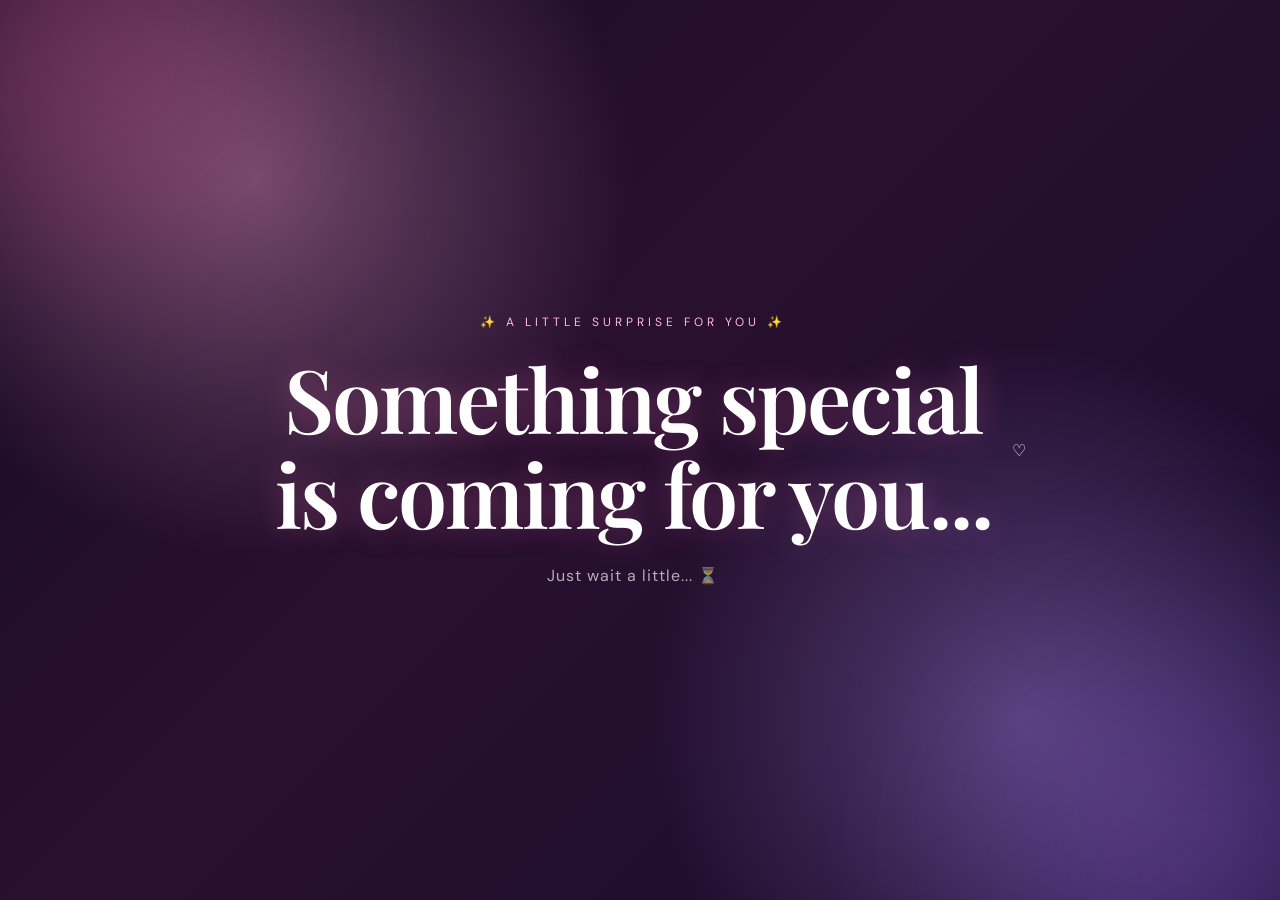
<file: index.html>
<!DOCTYPE html>
<html lang="en">
<head>
    <meta charset="UTF-8">
    <meta name="viewport" content="width=device-width, initial-scale=1.0">

    <title>A Little Surprise 💌</title>

    <link rel="stylesheet" href="style.css">
</head>

<body>

    <!-- Background glow -->
    <div class="background-glow glow-1"></div>
    <div class="background-glow glow-2"></div>

    <!-- ================= INTRO ================= -->

    <section class="intro" id="intro">

        <div class="intro-content">

            <p class="tiny-text">✨ A LITTLE SURPRISE FOR YOU ✨</p>

            <h1 id="intro-text">
                Something special<br>
                is coming for you...
            </h1>

            <p class="intro-subtitle">
                Just wait a little... ⏳
            </p>

        </div>

        <!-- Paper plane -->
        <div class="plane-container">
            <img
                id="plane"
                src="assets/spgirl.png"
                alt="Paper Plane"
            >
        </div>

        <!-- Floating hearts -->
        <div id="hearts"></div>

        <div class="scroll-hint">
            ♡
        </div>

    </section>


    <!-- ================= ENVELOPE ================= -->

    <div class="envelope-container hidden" id="envelope-container">

  <div class="envelope-scene">

    <div class="envelope-aura"></div>

    <div class="envelope" id="envelope"
         role="button"
         tabindex="0"
         aria-label="Open envelope">

      <div class="envelope-back"></div>

      <!-- Letter inside -->
      <div class="letter">
        <div class="letter-line"></div>
        <div class="letter-line short"></div>
        <div class="letter-heart">♡</div>
      </div>

      <!-- Front of envelope -->
      <div class="envelope-front"></div>

      <!-- Opening flap -->
      <div class="envelope-flap"></div>

      <!-- Wax seal -->
      <div class="seal">♥</div>

    </div>

  </div>

  <p class="tap-text hidden" id="tap-text">
    Touch the envelope <span>♡</span>
  </p>

  <p class="tap-hint">
    A little surprise is waiting inside...
  </p>

</div>


    <!-- ================= BIRTHDAY CARD ================= -->

    <div
        class="card-overlay hidden"
        id="popup-card"
    >

        <div class="card">

            <button
                class="close-card"
                id="close-card"
                aria-label="Close card"
            >
                ×
            </button>

            <div class="card-sparkle sparkle-1">✦</div>
            <div class="card-sparkle sparkle-2">✧</div>

            <div class="card-top">
                <span>🎀</span>
                <span>🎂</span>
                <span>🎀</span>
            </div>

            <p class="card-label">
                TODAY IS YOUR DAY
            </p>

            <h2>
                Happy Belated Birthday
                <span>🎉</span>
            </h2>

            <!-- CHANGE NAME HERE -->
            <h3>
                Dear <span>FARJANA</span> 💜
            </h3>

            <div class="divider">
                <span>♡</span>
                <span>♡</span>
                <span>♡</span>
            </div>

            <p class="message">
                I know i'm a little late, but a special person like you deserves 
                a special wish, even if it's one day late. <br><br>

                You deserve all the happiness, smiles and magic
                in the world today and always. ✨
            </p>

            <div class="cake">
                🎂
            </div>

            <p class="signature">
                With lots of badmoshi,
            </p>

            <!-- CHANGE YOUR NAME HERE -->
            <p class="name">
                VEMAX
                <br>
                <span>❤️ ✨ 💜</span>
            </p>

            <button
                class="surprise-button"
                id="surprise-button"
            >
                <span>🎁</span>
                See more surprise
            </button>

        </div>

    </div>


    <!-- ================= CONFETTI ================= -->

    <canvas id="confetti"></canvas>


    <!-- ================= JAVASCRIPT ================= -->

    <script>

        document.addEventListener("DOMContentLoaded", () => {

            const intro = document.getElementById("intro");
            const plane = document.getElementById("plane");
            const planeContainer = document.querySelector(".plane-container");

            const envelopeContainer =
                document.getElementById("envelope-container");

            const envelope =
                document.getElementById("envelope");

            const tapText =
                document.getElementById("tap-text");

            const card =
                document.getElementById("popup-card");

            const closeCard =
                document.getElementById("close-card");

            const surpriseButton =
                document.getElementById("surprise-button");

            const heartsContainer =
                document.getElementById("hearts");


            /* =========================================
               INTRO → PLANE
            ========================================= */

            setTimeout(() => {

                planeContainer.classList.add("fly");

                createFlyingHearts();

            }, 1800);


            /* =========================================
               SHOW ENVELOPE
            ========================================= */

            setTimeout(() => {

                intro.classList.add("fade-out");

                setTimeout(() => {

                    intro.style.display = "none";

                    envelopeContainer.classList.remove("hidden");

                    setTimeout(() => {
                        tapText.classList.remove("hidden");
                    }, 900);

                }, 700);

            }, 6500);


            /* =========================================
               FLYING HEARTS
            ========================================= */

            function createFlyingHearts() {

                const interval = setInterval(() => {

                    const heart =
                        document.createElement("div");

                    heart.className = "heart";

                    const hearts = [
                        "♡",
                        "♥",
                        "💗",
                        "💖",
                        "✨"
                    ];

                    heart.textContent =
                        hearts[
                            Math.floor(
                                Math.random() * hearts.length
                            )
                        ];

                    heart.style.left =
                        (planeContainer.offsetLeft + 20) + "px";

                    heart.style.top =
                        (planeContainer.offsetTop + 20) + "px";

                    heart.style.setProperty(
                        "--random-x",
                        (Math.random() * 100 - 50) + "px"
                    );

                    heartsContainer.appendChild(heart);

                    setTimeout(() => {
                        heart.remove();
                    }, 2200);

                }, 300);

                setTimeout(() => {
                    clearInterval(interval);
                }, 4000);

            }


// =========================================
// CINEMATIC ENVELOPE OPENING
// =========================================

let envelopeOpened = false;

function openEnvelope() {

  if (envelopeOpened) return;

  envelopeOpened = true;

  // Hide instruction
  tapText.classList.add("hidden");

  // STEP 1 — squeeze
  envelope.classList.add("squeezing");

  // STEP 2 — open after squeeze
  setTimeout(() => {

    envelope.classList.remove("squeezing");
    envelope.classList.add("opening");

    // STEP 3 — BIG BLAST
    createEnvelopeBlast();

  }, 500);

  // STEP 4 — fade envelope away
  setTimeout(() => {
    envelopeContainer.classList.add("opening-fade");
  }, 1050);

  // STEP 5 — birthday message appears
  setTimeout(() => {

    envelopeContainer.classList.add("hidden");

    showCard();

  }, 1350);
}


// Click
envelope.addEventListener("click", openEnvelope);


// Keyboard support
envelope.addEventListener("keydown", (event) => {

  if (event.key === "Enter" || event.key === " ") {
    event.preventDefault();
    openEnvelope();
  }

});

/* ========================================= 
SHOW BIRTHDAY CARD 
========================================= */ 
function showCard() { card.classList.remove("hidden"); setTimeout(() => { card.classList.add("show"); }, 50); startConfetti(); }


// =========================================
// ENVELOPE BLAST EFFECT
// =========================================

function createEnvelopeBlast() {

  const rect = envelope.getBoundingClientRect();

  const centerX = rect.left + rect.width / 2;
  const centerY = rect.top + rect.height * 0.45;


  // White/pink flash
  const flash = document.createElement("div");

  flash.className = "envelope-flash";

  flash.style.left = `${centerX}px`;
  flash.style.top = `${centerY}px`;

  document.body.appendChild(flash);

  setTimeout(() => flash.remove(), 900);


  // Shockwave
  const ring = document.createElement("div");

  ring.className = "blast-ring";

  ring.style.left = `${centerX}px`;
  ring.style.top = `${centerY}px`;

  document.body.appendChild(ring);

  setTimeout(() => ring.remove(), 1000);


  // Flying particles
  const particles = [
    "💖",
    "💗",
    "💕",
    "💜",
    "✨",
    "♡",
    "✦",
    "🎀",
    "💫",
    "⭐"
  ];


  for (let i = 0; i < 55; i++) {

    const particle = document.createElement("span");

    particle.className = "burst-particle";

    particle.textContent =
      particles[Math.floor(Math.random() * particles.length)];


    const angle =
      (Math.PI * 2 * i / 55) +
      (Math.random() - 0.5) * 0.5;

    const distance =
      120 + Math.random() * 280;


    const x = Math.cos(angle) * distance;
    const y = Math.sin(angle) * distance;


    particle.style.left = `${centerX}px`;
    particle.style.top = `${centerY}px`;

    particle.style.setProperty(
      "--x",
      `${x}px`
    );

    particle.style.setProperty(
      "--y",
      `${y}px`
    );

    particle.style.setProperty(
      "--r",
      `${Math.random() * 720 - 360}deg`
    );


    particle.style.fontSize =
      `${14 + Math.random() * 22}px`;


    particle.style.animationDelay =
      `${Math.random() * 0.15}s`;


    document.body.appendChild(particle);


    setTimeout(() => {
      particle.remove();
    }, 1500);
  }
}
            /* =========================================
               CLOSE CARD
            ========================================= */

            closeCard.addEventListener("click", () => {

                card.classList.remove("show");

                setTimeout(() => {
                    card.classList.add("hidden");
                }, 500);

            });


            /* =========================================
               SURPRISE BUTTON
            ========================================= */

            surpriseButton.addEventListener("click", () => {

                surpriseButton.classList.add("clicked");

                createBigConfetti();

                setTimeout(() => {

                    const fade =
                        document.createElement("div");

                    fade.className = "page-transition";

                    document.body.appendChild(fade);

                    requestAnimationFrame(() => {
                        fade.classList.add("active");
                    });

                    setTimeout(() => {

                        window.location.href =
                            "main.html";

                    }, 1000);

                }, 800);

            });


            /* =========================================
               CONFETTI
            ========================================= */

            const canvas =
                document.getElementById("confetti");

            const ctx =
                canvas.getContext("2d");

            let confettiPieces = [];

            let animationId;


            function resizeCanvas() {

                canvas.width =
                    window.innerWidth;

                canvas.height =
                    window.innerHeight;

            }

            resizeCanvas();

            window.addEventListener(
                "resize",
                resizeCanvas
            );


            const colors = [
                "#ff6fae",
                "#ff9ed2",
                "#c79aff",
                "#ffd6ea",
                "#ffffff",
                "#b8a0ff"
            ];


            function createConfetti() {

                confettiPieces = [];

                for (
                    let i = 0;
                    i < 170;
                    i++
                ) {

                    confettiPieces.push({

                        x:
                            Math.random() *
                            canvas.width,

                        y:
                            Math.random() *
                            -canvas.height,

                        size:
                            Math.random() * 7 + 3,

                        speed:
                            Math.random() * 3 + 2,

                        rotation:
                            Math.random() * 360,

                        rotationSpeed:
                            Math.random() * 8 - 4,

                        color:
                            colors[
                                Math.floor(
                                    Math.random() *
                                    colors.length
                                )
                            ]

                    });

                }

            }


            function drawConfetti() {

                ctx.clearRect(
                    0,
                    0,
                    canvas.width,
                    canvas.height
                );

                confettiPieces.forEach(piece => {

                    ctx.save();

                    ctx.translate(
                        piece.x,
                        piece.y
                    );

                    ctx.rotate(
                        piece.rotation *
                        Math.PI / 180
                    );

                    ctx.fillStyle =
                        piece.color;

                    ctx.globalAlpha = 0.9;

                    ctx.fillRect(
                        -piece.size / 2,
                        -piece.size / 2,
                        piece.size,
                        piece.size * 1.8
                    );

                    ctx.restore();


                    piece.y +=
                        piece.speed;

                    piece.rotation +=
                        piece.rotationSpeed;

                    if (
                        piece.y >
                        canvas.height + 20
                    ) {

                        piece.y = -20;

                        piece.x =
                            Math.random() *
                            canvas.width;

                    }

                });

                animationId =
                    requestAnimationFrame(
                        drawConfetti
                    );

            }


            function startConfetti() {

                createConfetti();

                cancelAnimationFrame(
                    animationId
                );

                drawConfetti();

            }


            function createBigConfetti() {

                createConfetti();

                confettiPieces.forEach(piece => {

                    piece.y =
                        Math.random() *
                        canvas.height;

                    piece.speed =
                        Math.random() * 6 + 3;

                });

            }

        });

    </script>

</body>
</html>
</file>
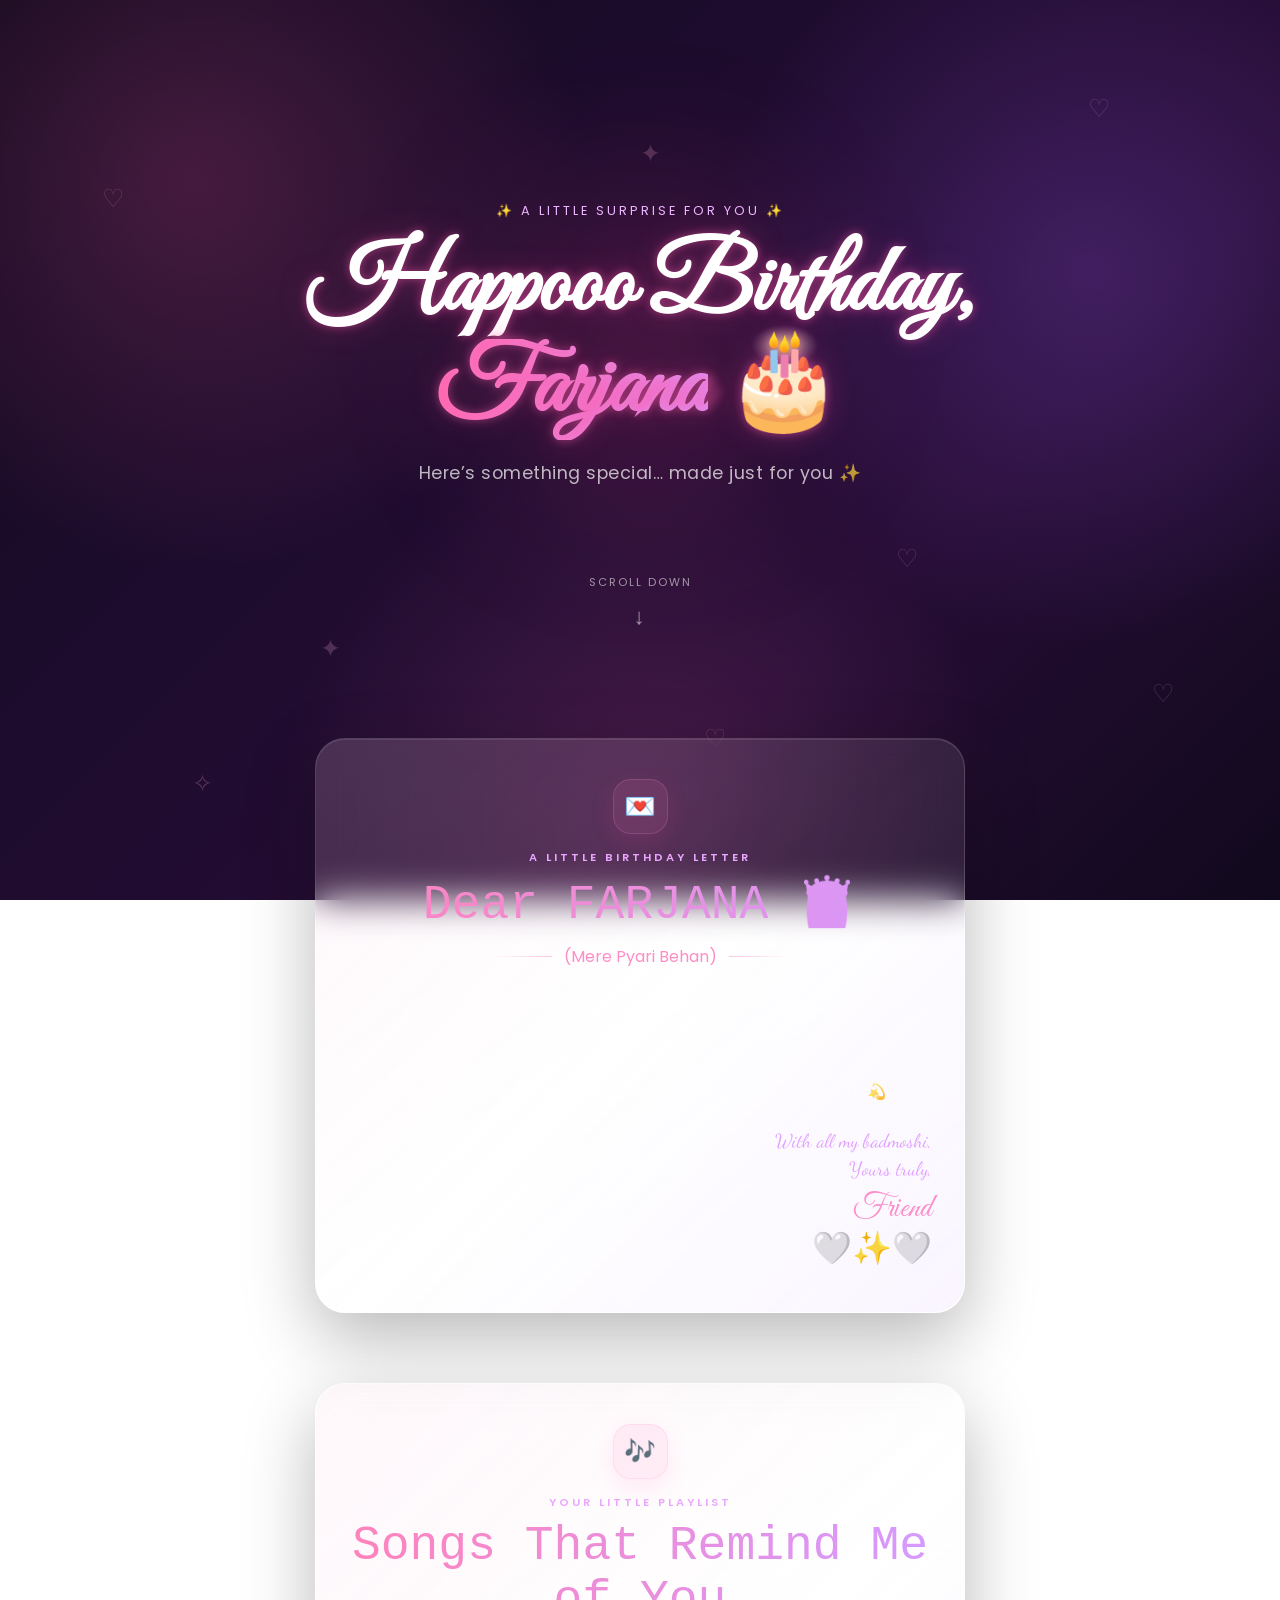
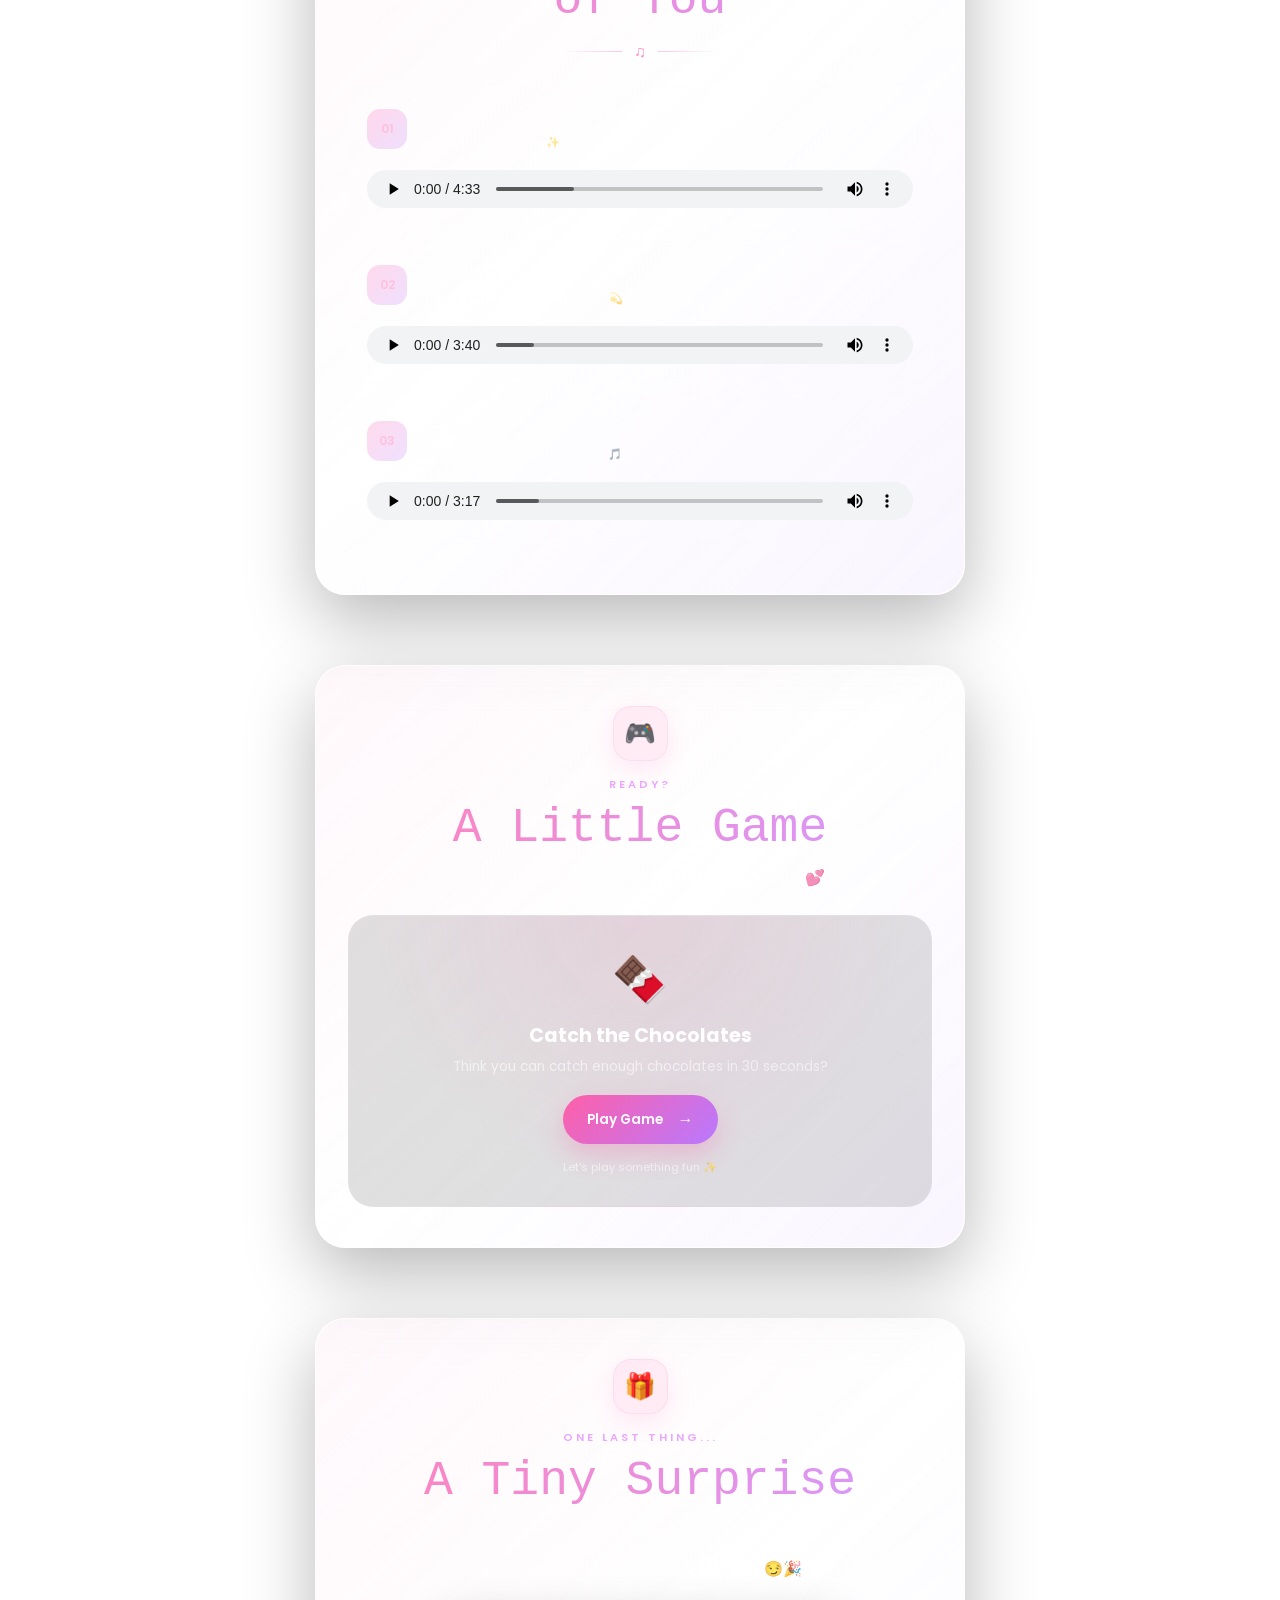
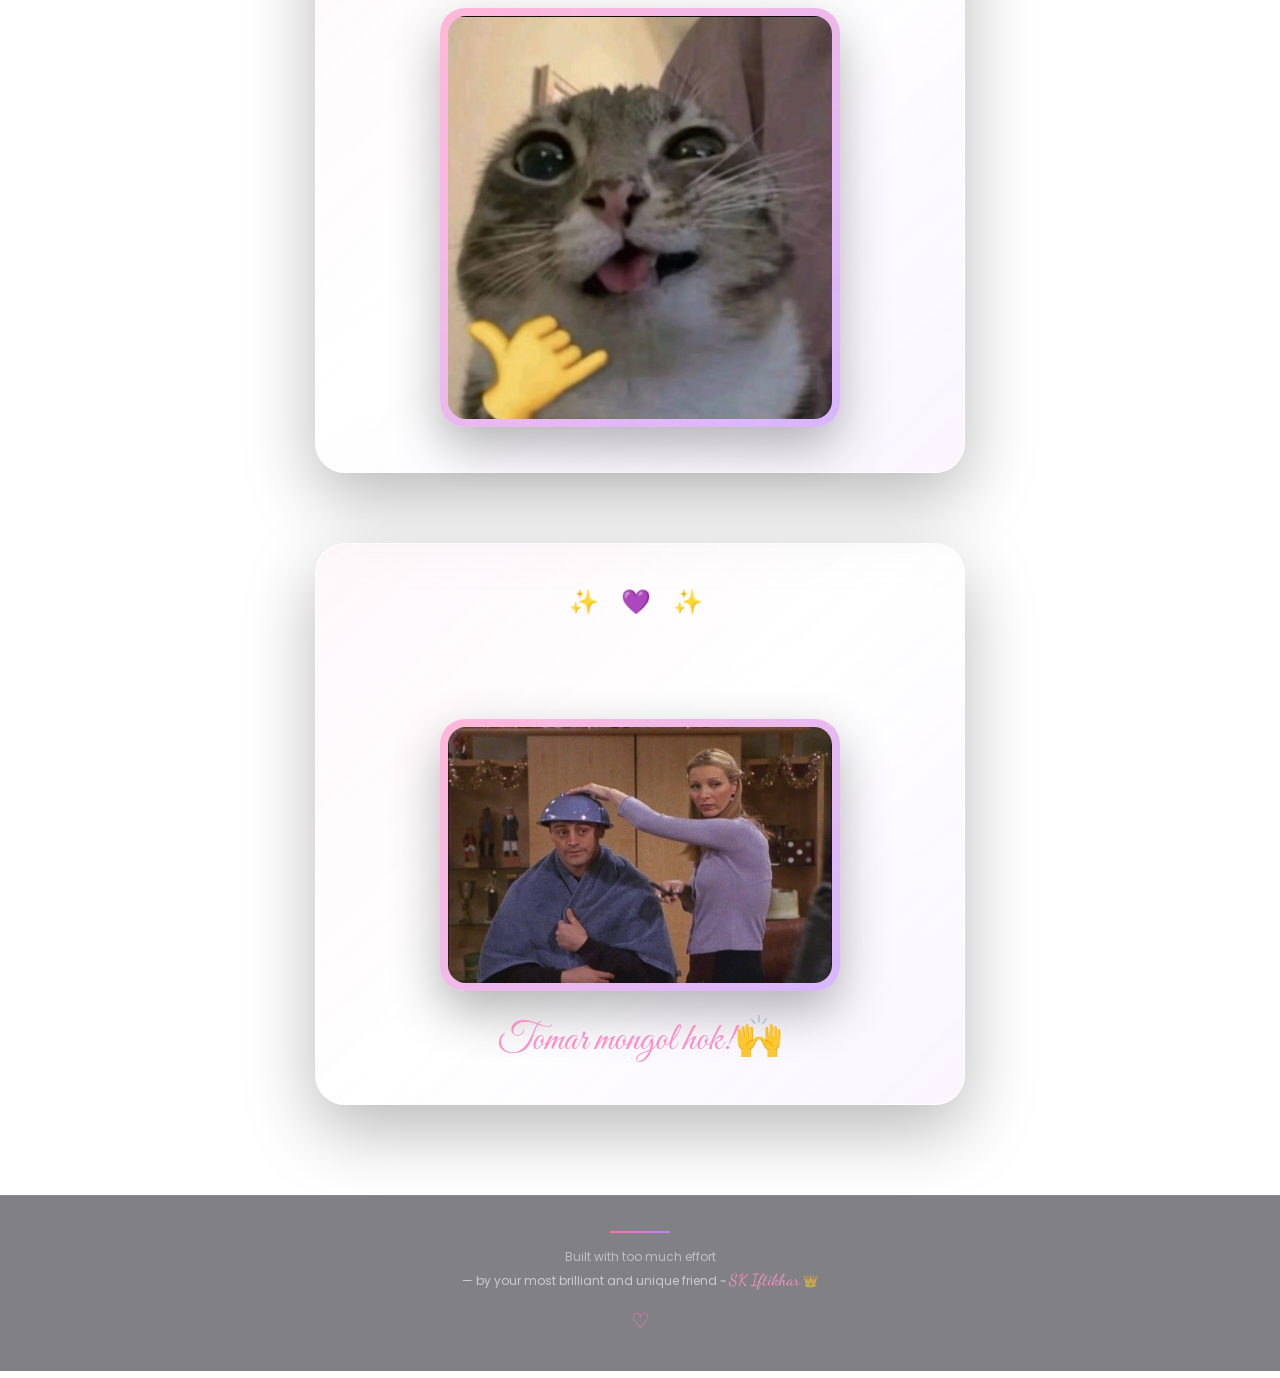
<file: main.html>
<!DOCTYPE html>
<html lang="en">
<head>
    <meta charset="UTF-8" />
    <meta name="viewport" content="width=device-width, initial-scale=1.0" />

    <title>Happooo Birthday 🎂💖</title>

    <!-- Google Fonts -->
    <link rel="preconnect" href="https://fonts.googleapis.com">
    <link rel="preconnect" href="https://fonts.gstatic.com" crossorigin>

    <link href="https://fonts.googleapis.com/css2?family=Dancing+Script:wght@500;600;700&family=Great+Vibes&family=Pacifico&family=Poppins:wght@300;400;500;600;700&display=swap" rel="stylesheet">

    <link rel="stylesheet" href="main.css" />
</head>

<body>

    <!-- Floating background decorations -->
    <div class="background-hearts">
        <span>♡</span>
        <span>♡</span>
        <span>✦</span>
        <span>♡</span>
        <span>✦</span>
        <span>♡</span>
        <span>✧</span>
        <span>♡</span>
    </div>

    <div class="container">

        <!-- INTRO -->
        <section class="intro">

            <div class="intro-glow"></div>

            <p class="mini-title">✨ A little surprise for you ✨</p>

            <h1 class="title">
                Happooo Birthday,
                <span>Farjana</span> 🎂
            </h1>

            <p class="subtitle">
                Here’s something special… made just for you ✨
            </p>

            <div class="scroll-hint">
                <span>Scroll down</span>
                <div>↓</div>
            </div>

        </section>


        <!-- LETTER -->
        <section class="section fade letter-section">

            <div class="section-icon">💌</div>

            <p class="eyebrow">A little birthday letter</p>

            <h2>Dear FARJANA 👸</h2>

            <div class="divider">
                <span>(Mere Pyari Behan)</span>
            </div>

            <p class="message">
                "Wishing you a day filled with joy, success, peace, laughter, and all your
                heart's desires. Happy Birthday!<br><br>
                You deserve all the happiness, smiles, and magic in the world💫"
            </p>

            <p class="signature">
                With all my badmoshi,<br>
                Yours truly,
            </p>

            <p class="name">
                Friend
                <br>
                🤍✨🤍
            </p>

        </section>


        <!-- SONG PLAYLIST -->
        <section class="section fade">

            <div class="section-icon">🎶</div>

            <p class="eyebrow">Your little playlist</p>

            <h2>Songs That Remind Me of You</h2>

            <div class="divider">
                <span>♫</span>
            </div>


            <div class="song">

                <div class="song-number">01</div>

                <div class="song-info">
                    <p>Yaaron</p>
                    <span>A little melody for you ✨</span>
                </div>

                <audio controls>
                    <source src="Yaaron.mp3" type="audio/mpeg">
                </audio>

            </div>


            <div class="song">

                <div class="song-number">02</div>

                <div class="song-info">
                    <p>Gilehriyan</p>
                    <span>A song which reminds me of you 💫</span>
                </div>

                <audio controls>
                    <source src="gilehriyan.mp3" type="audio/mpeg">
                </audio>

            </div>


            <div class="song">

                <div class="song-number">03</div>

                <div class="song-info">
                    <p>Friends</p>
                    <span>Because three is better than one 🎵</span>
                </div>

                <audio controls>
                    <source src="song.mp3" type="audio/mpeg">
                </audio>

            </div>

        </section>


        <!-- GAME -->
        <section class="section fade game-section">

            <div class="game-decoration">🎮</div>

            <p class="eyebrow">Ready?</p>

            <h2>A Little Game</h2>

            <p class="game-intro">
                Catch the Chocolates before time runs out! 💕
            </p>

            <div class="game-box">

                <div class="game-icon">🍫</div>

                <h3>Catch the Chocolates</h3>

                <p>
                    Think you can catch enough chocolates in 30 seconds?
                </p>

                <button type="button" id="openGame">
                    <span>Play Game</span>
                    <span class="button-arrow">→</span>
                </button>

                <p id="gameMsg">
                    Let's play something fun ✨
                </p>

            </div>

        </section>


        <!-- GAME MODAL -->
        <div id="gameModal" class="modal">

            <div class="modal-content">

                <button class="modal-close" id="gameClose">
                    ×
                </button>

                <div class="modal-icon">👾</div>

                <h3 id="gameTitle">
                    Catch the choco & Kitty! 
                </h3>

                <div class="game-stats">

                    <div class="stat">
                        <span>🍫</span>
                        <strong id="score">Chocolates Caught: 0</strong>
                    </div>

                    <div class="stat">
                        <span>⏱️</span>
                        <strong id="timer">Time Left: 30s</strong>
                    </div>

                </div>

                <div id="gameArea"></div>

                <button type="button" id="startBtn">
                    Start Game
                </button>

            </div>

        </div>


        <!-- COMPLETE MODAL -->
        <div id="completeModal" class="modal">

            <div class="modal-content complete">

                <div class="celebration">🎉</div>

                <h2>Game Complete!</h2>

                <div class="complete-divider">
                    ♡ ✦ ♡
                </div>

                <p>
                    Thank you for playing!<br><br>
                    I hope this little game made your birthday
                    a little more special. 👍
                </p>

                <button type="button" id="closeComplete">
                    Close ✨
                </button>

            </div>

        </div>


        <!-- FINAL NOTE -->
        <section class="section fade final-section">

            <div class="section-icon">🎁</div>

            <p class="eyebrow">One last thing...</p>

            <h2>A Tiny Surprise</h2>

            <p class="final-message">
                Yeah I am late… but nah…<br>
                I was making a whole website for you. 😏🎉
            </p>

            <div class="image-frame">
                <img src="assets/meme.jpg" alt="Funny birthday image">
            </div>

        </section>


        <!-- SECOND FINAL NOTE -->
        <section class="section fade final-section">

            <div class="sparkle-title">
                ✨ 💜 ✨
            </div>

            <p class="final-message">
                "No fancy words, no expensive gifts — just my heart,
                wishing you the happiest birthday ever."
            </p>

            <div class="image-frame">
                <img src="assets/meme2.jpg" alt="Funny birthday image">
            </div>

            <p class="love-text">
                Tomar mongol hok!🙌
            </p>

        </section>

    </div>


    <!-- FOOTER -->
    <footer class="footer">

        <div class="footer-line"></div>

        <p>
            Built with too much effort
        </p>

        <p class="footer-name">
            — by your most brilliant and unique friend ~
            <span>SK Iftikhar</span> 👑
        </p>

        <div class="footer-heart">
            ♡
        </div>

    </footer>


    <script src="main.js"></script>

</body>
</html>
</file>
<file: style.css>
@import url('https://fonts.googleapis.com/css2?family=DM+Sans:wght@400;500;600&family=Playfair+Display:wght@500;600;700&display=swap');

/* =========================================
   BASIC RESET
========================================= */

* {
    margin: 0;
    padding: 0;
    box-sizing: border-box;
}


html, body {
    width: 100%;
    min-height: 100%;
}


body {
    overflow: hidden;

    font-family: "DM Sans", sans-serif;

    color: white;

    background:
        radial-gradient(
            circle at 20% 20%,
            rgba(255, 180, 220, 0.35),
            transparent 30%
        ),

        radial-gradient(
            circle at 80% 80%,
            rgba(185, 155, 255, 0.35),
            transparent 30%
        ),

        linear-gradient(
            135deg,
            #160b24,
            #29102f 45%,
            #170c2d
        );
}


/* =========================================
   BACKGROUND GLOW
========================================= */

.background-glow {
    position: fixed;

    width: 400px;
    height: 400px;

    border-radius: 50%;

    filter: blur(100px);

    opacity: 0.25;

    pointer-events: none;
}


.glow-1 {
    background: #ff62a5;

    top: -150px;
    left: -120px;
}


.glow-2 {
    background: #a66cff;

    bottom: -150px;
    right: -120px;
}


/* =========================================
   INTRO
========================================= */

.intro {
    position: relative;

    width: 100vw;
    height: 100vh;

    display: flex;
    justify-content: center;
    align-items: center;

    text-align: center;

    overflow: hidden;

    transition:
        opacity 0.8s ease,
        transform 0.8s ease;
}


.intro.fade-out {
    opacity: 0;
    transform: scale(1.04);
}


.intro-content {
    position: relative;

    z-index: 3;

    padding: 20px;
}


.tiny-text {
    font-size: 0.75rem;

    letter-spacing: 4px;

    color: #ffb9dd;

    margin-bottom: 20px;

    animation:
        fadeUp 1s ease forwards;
}


#intro-text {
    font-family: "Playfair Display", serif;

    font-size: clamp(
        2.5rem,
        7vw,
        5.5rem
    );

    line-height: 1.08;

    font-weight: 600;

    letter-spacing: -2px;

    text-shadow:
        0 0 30px rgba(255, 125, 190, 0.3);

    animation:
        fadeUp 1.2s ease forwards;
}


.intro-subtitle {
    margin-top: 25px;

    color: rgba(255,255,255,0.65);

    font-size: 1rem;

    letter-spacing: 1px;

    animation:
        fadeUp 1.5s ease forwards;
}


@keyframes fadeUp {

    from {
        opacity: 0;
        transform: translateY(25px);
    }

    to {
        opacity: 1;
        transform: translateY(0);
    }

}


/* =========================================
   PAPER PLANE
========================================= */

.plane-container {

    position: absolute;

    left: -150px;
    bottom: 25%;

    z-index: 5;

    transition:
        transform 4s
        cubic-bezier(.22,.61,.36,1);

}


.plane-container.fly {

    transform:
        translate(
            120vw,
            -35vh
        )
        rotate(-12deg);

}


#plane {

    width: 100px;

    filter:
        drop-shadow(
            0 15px 20px
            rgba(0,0,0,0.25)
        );

    animation:
        planeFloat 1.8s
        ease-in-out infinite alternate;

}


@keyframes planeFloat {

    from {
        transform:
            translateY(0)
            rotate(-2deg);
    }

    to {
        transform:
            translateY(-10px)
            rotate(3deg);
    }

}


/* =========================================
   HEARTS
========================================= */

#hearts {
    position: fixed;

    inset: 0;

    pointer-events: none;

    z-index: 20;
}


.heart {

    position: absolute;

    font-size: 18px;

    color: #ff9bc9;

    animation:
        heartFloat 2.2s ease-out
        forwards;

}


@keyframes heartFloat {

    0% {
        opacity: 0;
        transform:
            translate(0,0)
            scale(0.4);
    }

    20% {
        opacity: 1;
    }

    100% {
        opacity: 0;

        transform:
            translate(
                var(--random-x),
                -100px
            )
            scale(1.3);
    }

}


/* =========================================
   ENVELOPE
========================================= */

/* =========================================
   CINEMATIC ENVELOPE
========================================= */

.envelope-container {
  position: fixed;
  inset: 0;
  z-index: 20;
  display: flex;
  flex-direction: column;
  align-items: center;
  justify-content: center;
  overflow: hidden;
  background:
    radial-gradient(circle at center,
      rgba(255, 170, 225, 0.20),
      transparent 45%);
  transition: opacity 0.8s ease, transform 0.8s ease;
}

.envelope-container.opening-fade {
  opacity: 0;
  transform: scale(1.08);
}

.hidden {
  display: none !important;
}

.envelope-scene {
  position: relative;
  width: 340px;
  height: 260px;
  display: flex;
  justify-content: center;
  align-items: center;
  perspective: 1000px;
}

/* Soft glow behind envelope */
.envelope-aura {
  position: absolute;
  width: 280px;
  height: 180px;
  border-radius: 50%;
  background: rgba(255, 110, 200, 0.25);
  filter: blur(45px);
  animation: auraPulse 2.5s ease-in-out infinite;
}

@keyframes auraPulse {
  0%, 100% {
    transform: scale(0.9);
    opacity: 0.5;
  }

  50% {
    transform: scale(1.15);
    opacity: 0.9;
  }
}

/* Main envelope */
.envelope {
  position: relative;
  width: 300px;
  height: 190px;
  cursor: pointer;
  transform-style: preserve-3d;
  transition: transform 0.4s ease;
  filter: drop-shadow(0 20px 30px rgba(100, 30, 100, 0.25));
}

.envelope:hover {
  transform: translateY(-5px) scale(1.02);
}

/* Back */
.envelope-back {
  position: absolute;
  inset: 0;
  z-index: 1;
  border-radius: 14px;
  background: linear-gradient(
    145deg,
    #ffb6df,
    #d987e9
  );
  box-shadow:
    inset 0 0 20px rgba(255,255,255,0.35),
    0 15px 35px rgba(120,50,130,0.25);
}

/* Letter */
.letter {
  position: absolute;
  z-index: 2;
  width: 240px;
  height: 150px;
  left: 30px;
  top: 25px;
  border-radius: 9px;
  background: linear-gradient(145deg, #fffdfd, #fff0fa);
  box-shadow: 0 8px 20px rgba(80,30,80,0.15);

  transform: translateY(20px);
  transition:
    transform 0.8s cubic-bezier(.2,.8,.2,1),
    opacity 0.5s ease;
}

.letter-line {
  position: absolute;
  width: 140px;
  height: 5px;
  left: 50px;
  top: 48px;
  border-radius: 10px;
  background: #f1b6dc;
}

.letter-line.short {
  width: 90px;
  top: 70px;
}

.letter-heart {
  position: absolute;
  right: 25px;
  bottom: 20px;
  font-size: 25px;
  color: #d76bc1;
}

/* Front flap */
.envelope-front {
  position: absolute;
  inset: 0;
  z-index: 4;
  border-radius: 14px;
  background: linear-gradient(
    145deg,
    #f19ad0,
    #d477df
  );

  clip-path: polygon(
    0 0,
    50% 58%,
    100% 0,
    100% 100%,
    0 100%
  );
}

/* Top flap */
.envelope-flap {
  position: absolute;
  inset: 0;
  z-index: 5;

  background: linear-gradient(
    145deg,
    #ffb6df,
    #df84df
  );

  clip-path: polygon(
    0 0,
    100% 0,
    50% 58%
  );

  transform-origin: top center;
  transition:
    transform 0.75s cubic-bezier(.2,.8,.2,1);

  backface-visibility: hidden;
}

/* Seal */
.seal {
  position: absolute;
  z-index: 7;
  top: 70px;
  left: 50%;
  transform: translateX(-50%);

  width: 45px;
  height: 45px;
  border-radius: 50%;

  display: flex;
  align-items: center;
  justify-content: center;

  color: white;
  font-size: 22px;

  background: radial-gradient(
    circle at 35% 30%,
    #ff9bdc,
    #c84fa8
  );

  box-shadow:
    0 5px 15px rgba(150,50,130,0.35),
    inset 0 2px 5px rgba(255,255,255,0.35);

  transition:
    opacity 0.35s ease,
    transform 0.5s ease;
}

/* =========================================
   SQUEEZE ANIMATION
========================================= */

.envelope.squeezing {
  animation: envelopeSqueeze 0.55s ease-in-out;
}

@keyframes envelopeSqueeze {

  0% {
    transform: scale(1) rotate(0deg);
  }

  20% {
    transform: scale(.96, 1.04) rotate(-2deg);
  }

  40% {
    transform: scale(.90, .96) rotate(2deg);
  }

  60% {
    transform: scale(.95, 1.03) rotate(-2deg);
  }

  80% {
    transform: scale(.92, .98) rotate(1deg);
  }

  100% {
    transform: scale(1) rotate(0deg);
  }
}

/* =========================================
   OPENING
========================================= */

.envelope.opening {
  transform: scale(1.05);
}

.envelope.opening .envelope-flap {
  transform: rotateX(-165deg);
  z-index: 3;
}

.envelope.opening .letter {
  transform: translateY(-75px);
}

.envelope.opening .seal {
  opacity: 0;
  transform:
    translateX(-50%)
    scale(0.2)
    rotate(180deg);
}

/* =========================================
   TEXT
========================================= */

.tap-text {
  margin-top: 5px;
  color: white;
  font-size: 1.35rem;
  font-weight: 600;
  text-shadow: 0 3px 15px rgba(100, 30, 100, 0.4);
  animation: tapPulse 1.8s infinite;
}

.tap-text span {
  color: #ffb7e5;
}

.tap-hint {
  margin-top: 8px;
  color: rgba(255,255,255,0.75);
  font-size: 0.9rem;
}

@keyframes tapPulse {
  0%, 100% {
    opacity: .55;
    transform: translateY(0);
  }

  50% {
    opacity: 1;
    transform: translateY(-4px);
  }
}

/* =========================================
   EXPLOSION / BLAST
========================================= */

.envelope-flash {
  position: fixed;
  z-index: 150;
  width: 80px;
  height: 80px;
  border-radius: 50%;
  pointer-events: none;

  background: radial-gradient(
    circle,
    rgba(255,255,255,1) 0%,
    rgba(255,190,235,.9) 25%,
    rgba(255,120,210,.35) 55%,
    transparent 75%
  );

  transform: translate(-50%, -50%) scale(.2);
  animation: envelopeFlash .8s ease-out forwards;
}

@keyframes envelopeFlash {
  0% {
    opacity: 1;
    transform: translate(-50%, -50%) scale(.2);
  }

  50% {
    opacity: 1;
    transform: translate(-50%, -50%) scale(4);
  }

  100% {
    opacity: 0;
    transform: translate(-50%, -50%) scale(7);
  }
}

/* Shockwave */
.blast-ring {
  position: fixed;
  z-index: 149;
  width: 30px;
  height: 30px;
  border: 4px solid rgba(255, 150, 220, .8);
  border-radius: 50%;
  pointer-events: none;

  transform: translate(-50%, -50%) scale(.2);
  animation: shockwave .9s ease-out forwards;
}

@keyframes shockwave {
  0% {
    opacity: 1;
    transform: translate(-50%, -50%) scale(.2);
  }

  100% {
    opacity: 0;
    transform: translate(-50%, -50%) scale(9);
  }
}

/* Flying blast particles */
.burst-particle {
  position: fixed;
  z-index: 200;
  left: 0;
  top: 0;

  pointer-events: none;
  user-select: none;

  font-size: 20px;

  transform:
    translate(-50%, -50%)
    scale(.2);

  animation:
    burstOut 1.2s cubic-bezier(.15,.8,.2,1) forwards;
}

@keyframes burstOut {

  0% {
    opacity: 0;
    transform:
      translate(-50%, -50%)
      scale(.2)
      rotate(0deg);
  }

  15% {
    opacity: 1;
  }

  100% {
    opacity: 0;

    transform:
      translate(
        calc(-50% + var(--x)),
        calc(-50% + var(--y))
      )
      scale(1.3)
      rotate(var(--r));
  }
}

/* Mobile */
@media (max-width: 600px) {

  .envelope {
    width: 270px;
    height: 170px;
  }

  .envelope-scene {
    transform: scale(.9);
  }

  .letter {
    width: 215px;
    height: 135px;
    left: 27px;
  }
}


/* =========================================
   CARD OVERLAY
========================================= */

.card-overlay {

    position: fixed;

    inset: 0;

    z-index: 100;

    display: flex;

    justify-content: center;
    align-items: center;

    padding: 20px;

    background:
        rgba(10, 5, 18, 0.55);

    backdrop-filter:
        blur(12px);

    opacity: 0;

    transition:
        opacity 0.5s ease;

}


.card-overlay.show {

    opacity: 1;

}


/* =========================================
   CARD
========================================= */

.card {

    position: relative;

    width: min(
        500px,
        92vw
    );

    max-height: 90vh;

    overflow-y: auto;

    padding:
        45px
        35px
        40px;

    text-align: center;

    border-radius: 35px;

    background:
        linear-gradient(
            145deg,
            rgba(255,255,255,0.96),
            rgba(255,235,247,0.96)
        );

    color: #47203e;

    box-shadow:
        0 40px 100px
        rgba(0,0,0,0.45);

    transform:
        translateY(50px)
        scale(0.9);

    transition:
        transform 0.7s
        cubic-bezier(.16,1,.3,1);

}


.card-overlay.show .card {

    transform:
        translateY(0)
        scale(1);

}


.card-top {

    display: flex;

    justify-content: center;

    gap: 15px;

    font-size: 1.4rem;

    margin-bottom: 18px;

}


.card-label {

    font-size: 0.7rem;

    letter-spacing: 4px;

    color: #b15a8f;

    font-weight: 600;

}


.card h2 {

    margin-top: 12px;

    font-family:
        "Playfair Display",
        serif;

    font-size:
        clamp(
            1.5rem,
            6vw,
            2rem
        );

    line-height: 1.1;

    color: #542442;

}


.card h2 span {

    display: inline-block;

    animation:
        heartBeat 1.5s
        ease-in-out infinite;

}


@keyframes heartBeat {

    0%, 100% {
        transform: scale(1);
    }

    50% {
        transform: scale(1.25);
    }

}


.card h3 {

    margin-top: 15px;

    font-size: 2rem;

    font-weight: 600;

}


.card h3 span {

    color: #d15a9c;

}


.divider {

    display: flex;

    justify-content: center;

    gap: 8px;

    margin: 22px 0;

    color: #df83b3;

}


.message {

    font-family:
        "Playfair Display",
        serif;

    font-size: 1.05rem;

    line-height: 1.8;

    color: #704b68;

}


.cake {

    font-size: 4rem;

    margin: 20px 0;

    animation:
        cakeFloat 2.5s
        ease-in-out infinite;

}


@keyframes cakeFloat {

    0%, 100% {
        transform:
            translateY(0);
    }

    50% {
        transform:
            translateY(-8px);
    }

}


.signature {

    font-size: 0.9rem;

    color: #95627f;

}


.name {

    margin-top: 6px;

    font-family:
        "Playfair Display",
        serif;

    font-size: 1.4rem;

    font-weight: 600;

    color: #5d2d50;

}


.name span {

    font-family:
        "DM Sans",
        sans-serif;

    font-size: 1rem;

}


/* =========================================
   CLOSE BUTTON
========================================= */

.close-card {

    position: absolute;

    top: 18px;
    right: 18px;

    width: 38px;
    height: 38px;

    border: none;

    border-radius: 50%;

    background:
        rgba(125, 65, 100, 0.08);

    color: #754366;

    font-size: 1.5rem;

    cursor: pointer;

    transition:
        0.3s ease;

}


.close-card:hover {

    transform:
        rotate(90deg);

    background:
        rgba(125, 65, 100, 0.15);

}


/* =========================================
   SURPRISE BUTTON
========================================= */

.surprise-button {

    margin-top: 25px;

    border: none;

    padding:
        14px
        25px;

    border-radius: 999px;

    background:
        linear-gradient(
            135deg,
            #ed71ad,
            #a878ed
        );

    color: white;

    font-family:
        "DM Sans",
        sans-serif;

    font-size: 0.95rem;

    font-weight: 600;

    cursor: pointer;

    box-shadow:
        0 10px 25px
        rgba(198, 101, 170, 0.3);

    transition:
        transform 0.3s ease,
        box-shadow 0.3s ease;

}


.surprise-button:hover {

    transform:
        translateY(-3px)
        scale(1.03);

    box-shadow:
        0 15px 35px
        rgba(198, 101, 170, 0.4);

}


.surprise-button.clicked {

    transform:
        scale(0.95);

}


/* =========================================
   CARD SPARKLES
========================================= */

.card-sparkle {

    position: absolute;

    color: #d77eb1;

    font-size: 1.5rem;

    animation:
        sparkle 2s
        ease-in-out infinite;

}


.sparkle-1 {

    top: 25px;
    left: 30px;

}


.sparkle-2 {

    bottom: 30px;
    right: 30px;

    animation-delay:
        0.8s;

}


@keyframes sparkle {

    0%, 100% {
        opacity: 0.3;
        transform: scale(0.8);
    }

    50% {
        opacity: 1;
        transform: scale(1.2);
    }

}


/* =========================================
   CONFETTI
========================================= */

#confetti {

    position: fixed;

    inset: 0;

    width: 100%;
    height: 100%;

    pointer-events: none;

    z-index: 150;

}


/* =========================================
   PAGE TRANSITION
========================================= */

.page-transition {

    position: fixed;

    inset: 0;

    z-index: 9999;

    background:
        radial-gradient(
            circle at 20% 20%,
            rgba(255, 180, 220, 0.35),
            transparent 30%
        ),

        radial-gradient(
            circle at 80% 80%,
            rgba(185, 155, 255, 0.35),
            transparent 30%
        ),

        linear-gradient(
            135deg,
            #160b24,
            #29102f 45%,
            #170c2d
        );

    opacity: 0;

    pointer-events: none;

    transition:
        opacity 0.9s ease;

}


.page-transition.active {

    opacity: 1;

}


/* =========================================
   MOBILE
========================================= */

@media (max-width: 600px) {

    #intro-text {

        letter-spacing:
            -1px;

    }


    .plane-container {

        bottom: 22%;

    }


    #plane {

        width: 75px;

    }


    .envelope {

        width: 140px;
        height: 140px;

        font-size: 5.5rem;

        border-radius: 35px;

    }


    .card {

        padding:
            40px
            22px
            30px;

        border-radius: 28px;

    }


    .message {

        font-size: 0.98rem;

    }


    .cake {

        font-size: 3.3rem;

    }

}


/* =========================================
   REDUCE MOTION
========================================= */

@media (prefers-reduced-motion: reduce) {

    *,
    *::before,
    *::after {

        animation-duration:
            0.01ms !important;

        animation-iteration-count:
            1 !important;

        transition-duration:
            0.01ms !important;

    }

}
</file>
<file: main.css>
/* =====================================================
   RESET
===================================================== */

* {
    margin: 0;
    padding: 0;
    box-sizing: border-box;
}

html {
    scroll-behavior: smooth;
}

body {
    min-height: 100vh;

    font-family: "Poppins", sans-serif;

    color: white;

    overflow-x: hidden;

    background:
        radial-gradient(
            circle at 15% 20%,
            rgba(255, 93, 164, 0.20),
            transparent 30%
        ),
        radial-gradient(
            circle at 85% 30%,
            rgba(166, 93, 255, 0.22),
            transparent 30%
        ),
        radial-gradient(
            circle at 50% 90%,
            rgba(255, 105, 180, 0.15),
            transparent 35%
        ),
        linear-gradient(
            135deg,
            #10091c,
            #1d0c2d,
            #260d35,
            #11091d
        );

    background-attachment: fixed;
}


/* =====================================================
   BACKGROUND DECORATIONS
===================================================== */

.background-hearts {
    position: fixed;
    inset: 0;

    pointer-events: none;

    overflow: hidden;

    z-index: 0;
}

.background-hearts span {
    position: absolute;

    color: rgba(255, 174, 216, 0.22);

    font-size: 25px;

    animation:
        floatingHeart 12s linear infinite;

    filter: blur(0.3px);
}

.background-hearts span:nth-child(1) {
    left: 8%;
    top: 20%;
    animation-delay: 0s;
}

.background-hearts span:nth-child(2) {
    left: 85%;
    top: 10%;
    animation-delay: 2s;
}

.background-hearts span:nth-child(3) {
    left: 25%;
    top: 70%;
    animation-delay: 4s;
}

.background-hearts span:nth-child(4) {
    left: 70%;
    top: 60%;
    animation-delay: 1s;
}

.background-hearts span:nth-child(5) {
    left: 50%;
    top: 15%;
    animation-delay: 5s;
}

.background-hearts span:nth-child(6) {
    left: 90%;
    top: 75%;
    animation-delay: 3s;
}

.background-hearts span:nth-child(7) {
    left: 15%;
    top: 85%;
    animation-delay: 6s;
}

.background-hearts span:nth-child(8) {
    left: 55%;
    top: 80%;
    animation-delay: 7s;
}

@keyframes floatingHeart {

    0% {
        transform: translateY(30px) rotate(0deg);
        opacity: 0;
    }

    20% {
        opacity: 1;
    }

    50% {
        transform: translateY(-40px) rotate(15deg);
    }

    100% {
        transform: translateY(-100px) rotate(-15deg);
        opacity: 0;
    }
}


/* =====================================================
   CONTAINER
===================================================== */

.container {
    position: relative;

    z-index: 1;

    width: 100%;

    max-width: 900px;

    margin: auto;

    padding: 20px;
}


/* =====================================================
   INTRO
===================================================== */

.intro {
    min-height: 72vh;

    display: flex;

    flex-direction: column;

    justify-content: center;

    align-items: center;

    text-align: center;

    position: relative;
}

.intro-glow {
    position: absolute;

    width: 300px;
    height: 300px;

    background: rgba(255, 67, 151, 0.18);

    filter: blur(80px);

    border-radius: 50%;

    animation: glowPulse 4s ease-in-out infinite;

    z-index: -1;
}

@keyframes glowPulse {

    0%,
    100% {
        transform: scale(0.9);
        opacity: 0.5;
    }

    50% {
        transform: scale(1.15);
        opacity: 1;
    }
}

.mini-title {
    font-size: 0.8rem;

    letter-spacing: 3px;

    text-transform: uppercase;

    color: #eeb6ff;

    margin-bottom: 18px;

    animation: fadeDown 1s ease forwards;
}

.title {
    font-family: "Great Vibes", cursive;

    font-size: clamp(3rem, 9vw, 6rem);

    line-height: 1.05;

    color: #fff;

    text-shadow:
        0 0 10px rgba(255, 91, 173, 0.5),
        0 0 30px rgba(255, 91, 173, 0.25);

    animation: titleAppear 1.3s ease forwards;
}

.title span {
    display: inline-block;

    background:
        linear-gradient(
            90deg,
            #ff72b6,
            #d89aff,
            #ff9bc9
        );

    background-size: 200% auto;

    background-clip: text;

    -webkit-background-clip: text;

    -webkit-text-fill-color: transparent;

    animation: gradientMove 4s linear infinite;
}

@keyframes gradientMove {

    to {
        background-position: 200% center;
    }
}

.subtitle {
    margin-top: 20px;

    font-size: clamp(0.9rem, 2vw, 1.1rem);

    color: rgba(255, 255, 255, 0.7);

    letter-spacing: 0.5px;

    animation: fadeUp 1.5s ease forwards;
}

.scroll-hint {
    position: absolute;

    bottom: 35px;

    color: rgba(255, 255, 255, 0.55);

    font-size: 0.7rem;

    letter-spacing: 2px;

    text-transform: uppercase;
}

.scroll-hint div {
    margin-top: 8px;

    font-size: 1.4rem;

    animation: scrollBounce 1.5s infinite;
}

@keyframes scrollBounce {

    0%,
    100% {
        transform: translateY(0);
    }

    50% {
        transform: translateY(8px);
    }
}


/* =====================================================
   SECTIONS
===================================================== */

.section {
    position: relative;

    max-width: 650px;

    margin: 70px auto;

    padding: 40px 32px;

    text-align: center;

    background:
        linear-gradient(
            145deg,
            rgba(255, 255, 255, 0.12),
            rgba(255, 255, 255, 0.045)
        );

    border: 1px solid rgba(255, 255, 255, 0.14);

    border-radius: 30px;

    box-shadow:
        0 25px 70px rgba(0, 0, 0, 0.28),
        inset 0 1px 0 rgba(255, 255, 255, 0.1);

    backdrop-filter: blur(18px);

    -webkit-backdrop-filter: blur(18px);

    opacity: 1;

    transform: translateY(0) scale(1);

    transition:
        opacity 1s ease,
        transform 1s cubic-bezier(0.2, 0.7, 0.2, 1);
}

.section.visible {
    opacity: 1;

    transform: translateY(0) scale(1);
}

.section::before {
    content: "";

    position: absolute;

    inset: 0;

    border-radius: inherit;

    background:
        linear-gradient(
            135deg,
            rgba(255, 137, 197, 0.06),
            transparent 50%,
            rgba(181, 116, 255, 0.07)
        );

    pointer-events: none;
}


/* =====================================================
   SECTION ICON
===================================================== */

.section-icon,
.game-decoration {
    width: 55px;
    height: 55px;

    margin: 0 auto 15px;

    display: flex;

    align-items: center;
    justify-content: center;

    border-radius: 18px;

    background:
        rgba(255, 115, 180, 0.12);

    border: 1px solid rgba(255, 150, 207, 0.18);

    font-size: 1.6rem;

    box-shadow:
        0 8px 25px rgba(255, 74, 158, 0.12);
}

.eyebrow {
    color: #e9a8ff !important;

    font-size: 0.7rem !important;

    text-transform: uppercase;

    letter-spacing: 3px;

    font-weight: 600;
}

.section h2 {
    margin-top: 8px;

    font-family: "jetbrains mono", monospace;

    font-size: clamp(2rem, 6vw, 3rem);

    font-weight: 500;

    background:
        linear-gradient(
            90deg,
            #ff83bc,
            #d59aff
        );

    background-clip: text;

    -webkit-background-clip: text;

    -webkit-text-fill-color: transparent;
}

.divider {
    display: flex;

    align-items: center;

    justify-content: center;

    gap: 12px;

    margin: 12px 0 22px;

    color: #ff8dc5;
}

.divider::before,
.divider::after {
    content: "";

    width: 60px;

    height: 1px;

    background:
        linear-gradient(
            90deg,
            transparent,
            rgba(255, 139, 197, 0.5)
        );
}

.divider::after {
    background:
        linear-gradient(
            90deg,
            rgba(255, 139, 197, 0.5),
            transparent
        );
}


/* =====================================================
   LETTER
===================================================== */

.message {
    color: rgba(255, 255, 255, 0.82) !important;

    font-size: 0.95rem !important;

    line-height: 1.9 !important;

    font-style: italic;

    margin: 20px auto;

    max-width: 520px;
}

.signature {
    color: #e4a3ff !important;

    font-family: "Dancing Script", cursive;

    font-size: 1.2rem !important;

    line-height: 1.5 !important;

    text-align: right;
}

.name {
    margin-top: 5px;

    font-family: "Great Vibes", cursive;

    font-size: 2rem !important;

    color: #ff91c8 !important;

    text-align: right;
}


/* =====================================================
   SONGS
===================================================== */

.song {
    display: grid;

    grid-template-columns: 45px 1fr;

    gap: 10px;

    align-items: center;

    text-align: left;

    margin: 15px 0;

    padding: 18px;

    border-radius: 20px;

    background:
        rgba(255, 255, 255, 0.065);

    border: 1px solid rgba(255, 255, 255, 0.08);

    transition:
        transform 0.3s ease,
        background 0.3s ease,
        border 0.3s ease;
}

.song:hover {
    transform: translateY(-4px);

    background:
        rgba(255, 255, 255, 0.1);

    border-color:
        rgba(255, 139, 197, 0.25);
}

.song-number {
    width: 40px;
    height: 40px;

    display: flex;

    justify-content: center;
    align-items: center;

    border-radius: 13px;

    background:
        linear-gradient(
            135deg,
            rgba(255, 105, 180, 0.25),
            rgba(176, 105, 255, 0.2)
        );

    color: #ffc1de;

    font-size: 0.75rem;

    font-weight: 600;
}

.song-info p {
    color: #fff !important;

    font-size: 0.95rem !important;

    font-weight: 600;

    margin: 0;
}

.song-info span {
    color: rgba(255, 255, 255, 0.5);

    font-size: 0.7rem;
}

audio {
    grid-column: 1 / -1;

    width: 100%;

    margin-top: 7px;

    height: 38px;
}


/* =====================================================
   GAME
===================================================== */

.game-intro {
    color: rgba(255, 255, 255, 0.65) !important;

    margin: 10px 0 25px;
}

.game-box {
    padding: 30px 20px;

    border-radius: 25px;

    background:
        radial-gradient(
            circle at top,
            rgba(255, 108, 181, 0.12),
            transparent 65%
        ),
        rgba(0, 0, 0, 0.12);

    border: 1px solid rgba(255, 255, 255, 0.08);
}

.game-icon {
    font-size: 2.8rem;

    margin-bottom: 8px;

    animation:
        cuteBounce 2s ease-in-out infinite;
}

@keyframes cuteBounce {

    0%,
    100% {
        transform: translateY(0) rotate(-4deg);
    }

    50% {
        transform: translateY(-7px) rotate(4deg);
    }
}

.game-box h3 {
    font-size: 1.2rem;

    color: white;

    margin-bottom: 7px;
}

.game-box > p {
    color: rgba(255, 255, 255, 0.6) !important;

    font-size: 0.85rem !important;
}

#openGame,
#startBtn,
.complete button {
    border: none;

    color: white;

    background:
        linear-gradient(
            135deg,
            #ff5fa7,
            #b979ff
        );

    padding: 12px 24px;

    border-radius: 50px;

    font-family: "Poppins", sans-serif;

    font-size: 0.85rem;

    font-weight: 600;

    cursor: pointer;

    box-shadow:
        0 10px 25px rgba(255, 79, 161, 0.25);

    transition:
        transform 0.3s ease,
        box-shadow 0.3s ease;
}

#openGame {
    margin-top: 18px;

    display: inline-flex;

    gap: 15px;

    align-items: center;
}

#openGame:hover,
#startBtn:hover,
.complete button:hover {
    transform: translateY(-3px);

    box-shadow:
        0 15px 35px rgba(255, 79, 161, 0.35);
}

.button-arrow {
    font-size: 1rem;
}

#gameMsg {
    margin-top: 15px !important;

    font-size: 0.7rem !important;
}


/* =====================================================
   MODAL
===================================================== */

.modal {
    display: none;

    position: fixed;

    inset: 0;

    z-index: 1000;

    justify-content: center;

    align-items: center;

    padding: 20px;

    background:
        rgba(8, 3, 15, 0.78);

    backdrop-filter: blur(12px);

    -webkit-backdrop-filter: blur(12px);
}

.modal-content {
    position: relative;

    width: min(95%, 500px);

    padding: 30px 25px;

    text-align: center;

    border-radius: 30px;

    background:
        linear-gradient(
            145deg,
            rgba(45, 20, 58, 0.97),
            rgba(25, 12, 36, 0.97)
        );

    border: 1px solid rgba(255, 174, 220, 0.2);

    box-shadow:
        0 30px 100px rgba(0, 0, 0, 0.6),
        0 0 50px rgba(255, 75, 164, 0.12);

    animation:
        modalPop 0.45s cubic-bezier(0.2, 0.8, 0.2, 1);
}

@keyframes modalPop {

    from {
        opacity: 0;

        transform:
            scale(0.85)
            translateY(25px);
    }

    to {
        opacity: 1;

        transform:
            scale(1)
            translateY(0);
    }
}

.modal-close {
    position: absolute;

    right: 15px;
    top: 12px;

    width: 35px;
    height: 35px;

    border: none;

    border-radius: 50%;

    background: rgba(255, 255, 255, 0.08);

    color: white;

    font-size: 1.4rem;

    cursor: pointer;

    transition: 0.3s;
}

.modal-close:hover {
    background: rgba(255, 105, 180, 0.25);

    transform: rotate(90deg);
}

.modal-icon {
    font-size: 2rem;

    margin-bottom: 5px;
}

.modal-content h3 {
    font-family: "Pacifico", cursive;

    font-size: 1.3rem;

    font-weight: 400;

    color: #ff91c5;

    margin-bottom: 18px;
}

.game-stats {
    display: flex;

    justify-content: center;

    gap: 12px;

    margin-bottom: 15px;
}

.stat {
    display: flex;

    align-items: center;

    gap: 6px;

    padding: 8px 12px;

    border-radius: 15px;

    background: rgba(255, 255, 255, 0.07);

    color: rgba(255, 255, 255, 0.75);

    font-size: 0.65rem;
}

.stat span {
    font-size: 0.9rem;
}

#gameArea {
    position: relative;

    width: 100%;

    height: 300px;

    overflow: hidden;

    border-radius: 20px;

    background:
        radial-gradient(
            circle at 50% 20%,
            rgba(255, 131, 194, 0.12),
            transparent 50%
        ),
        rgba(255, 255, 255, 0.04);

    border: 1px solid rgba(255, 255, 255, 0.1);

    box-shadow:
        inset 0 0 30px rgba(0, 0, 0, 0.2);

    margin-bottom: 20px;
}

.heart,
.kitty {
    position: absolute;

    cursor: pointer;

    user-select: none;

    animation:
        fall 3s linear forwards;

    transition: transform 0.15s ease;
}

.heart {
    font-size: 2rem;

    filter:
        drop-shadow(
            0 4px 7px
            rgba(255, 0, 100, 0.3)
        );
}

.heart:hover,
.kitty:hover {
    transform: scale(1.3);
}

.kitty {
    width: 60px;
    height: 60px;

    object-fit: cover;

    border-radius: 15px;
}

@keyframes fall {

    0% {
        top: -60px;

        opacity: 0;

        transform: rotate(-10deg);
    }

    10% {
        opacity: 1;
    }

    100% {
        top: 100%;

        opacity: 0;

        transform: rotate(20deg);
    }
}


/* =====================================================
   COMPLETE POPUP
===================================================== */

.complete {
    padding: 40px 30px;
}

.celebration {
    font-size: 3.5rem;

    animation:
        celebrationPop 0.7s ease;
}

@keyframes celebrationPop {

    0% {
        transform: scale(0);
    }

    70% {
        transform: scale(1.15);
    }

    100% {
        transform: scale(1);
    }
}

.complete h2 {
    font-family: "Great Vibes", cursive;

    font-size: 2.8rem;

    font-weight: 500;

    color: #ff8fc5;
}

.complete-divider {
    color: #d39aff;

    margin: 10px 0 20px;

    letter-spacing: 8px;
}

.complete p {
    color: rgba(255, 255, 255, 0.75);

    font-size: 0.9rem;

    line-height: 1.8;

    margin-bottom: 25px;
}


/* =====================================================
   FINAL SECTIONS
===================================================== */

.final-message {
    color: rgba(255, 255, 255, 0.8) !important;

    font-size: 0.95rem !important;

    line-height: 1.8 !important;

    margin: 20px auto;

    max-width: 500px;
}

.image-frame {
    margin: 25px auto 5px;

    padding: 8px;

    max-width: 400px;

    border-radius: 25px;

    background:
        linear-gradient(
            135deg,
            rgba(255, 115, 181, 0.5),
            rgba(180, 117, 255, 0.5)
        );

    box-shadow:
        0 20px 50px rgba(0, 0, 0, 0.3);
}

.image-frame img {
    display: block;

    width: 100%;

    max-width: 100%;

    border-radius: 18px;

    object-fit: cover;
}

.sparkle-title {
    font-size: 1.5rem;

    margin-bottom: 15px;

    letter-spacing: 8px;
}

.love-text {
    margin-top: 22px;

    font-family: "Great Vibes", cursive;

    font-size: 2.4rem !important;

    color: #ff8fc4 !important;
}


/* =====================================================
   FOOTER
===================================================== */

.footer {
    position: relative;

    z-index: 2;

    text-align: center;

    padding: 35px 20px;

    background:
        rgba(5, 2, 10, 0.5);

    border-top:
        1px solid rgba(255, 255, 255, 0.08);

    backdrop-filter: blur(10px);

    color: rgba(255, 255, 255, 0.5);

    font-size: 0.75rem;
}

.footer-line {
    width: 60px;

    height: 2px;

    margin: 0 auto 15px;

    border-radius: 5px;

    background:
        linear-gradient(
            90deg,
            #ff6eae,
            #bd80ff
        );
}

.footer p {
    margin: 4px 0;
}

.footer-name {
    color: rgba(255, 255, 255, 0.6);
}

.footer span {
    color: #ff91c5;

    font-family: "Dancing Script", cursive;

    font-size: 1rem;
}

.footer-heart {
    margin-top: 15px;

    color: #ff75b6;

    font-size: 1.3rem;

    animation:
        heartBeat 1.5s infinite;
}

@keyframes heartBeat {

    0%,
    100% {
        transform: scale(1);
    }

    50% {
        transform: scale(1.2);
    }
}


/* =====================================================
   GENERAL ANIMATIONS
===================================================== */

@keyframes fadeDown {

    from {
        opacity: 0;

        transform: translateY(-20px);
    }

    to {
        opacity: 1;

        transform: translateY(0);
    }
}

@keyframes fadeUp {

    from {
        opacity: 0;

        transform: translateY(20px);
    }

    to {
        opacity: 1;

        transform: translateY(0);
    }
}

@keyframes titleAppear {

    from {
        opacity: 0;

        transform: scale(0.9);
    }

    to {
        opacity: 1;

        transform: scale(1);
    }
}


/* =====================================================
   CONFETTI
===================================================== */

.confetti {
    position: absolute;

    width: 8px;

    height: 12px;

    top: -20px;

    border-radius: 2px;

    animation:
        confettiFall 4s ease-in forwards;
}

@keyframes confettiFall {

    0% {
        transform:
            translateY(0)
            rotate(0deg);

        opacity: 1;
    }

    100% {
        transform:
            translateY(600px)
            rotate(720deg);

        opacity: 0;
    }
}


/* =====================================================
   MOBILE
===================================================== */

@media (max-width: 600px) {

    .container {
        padding: 12px;
    }

    .intro {
        min-height: 85vh;
    }

    .title {
        font-size: clamp(2.8rem, 14vw, 4.5rem);
    }

    .subtitle {
        font-size: 0.85rem;
    }

    .section {
        margin: 45px auto;

        padding: 30px 20px;

        border-radius: 25px;
    }

    .section h2 {
        font-size: 2.2rem;
    }

    .message {
        font-size: 0.88rem !important;
    }

    .song {
        padding: 14px;
    }

    #gameArea {
        height: 270px;
    }

    .modal-content {
        padding: 25px 16px;
    }

    .game-stats {
        flex-direction: column;

        align-items: stretch;
    }

    .stat {
        justify-content: center;
    }

    .complete h2 {
        font-size: 2.5rem;
    }

    .footer {
        font-size: 0.68rem;
    }
}


/* =====================================================
   REDUCED MOTION
===================================================== */

@media (prefers-reduced-motion: reduce) {

    *,
    *::before,
    *::after {
        animation-duration: 0.01ms !important;

        animation-iteration-count: 1 !important;

        scroll-behavior: auto !important;

        transition-duration: 0.01ms !important;
    }
}
</file>
